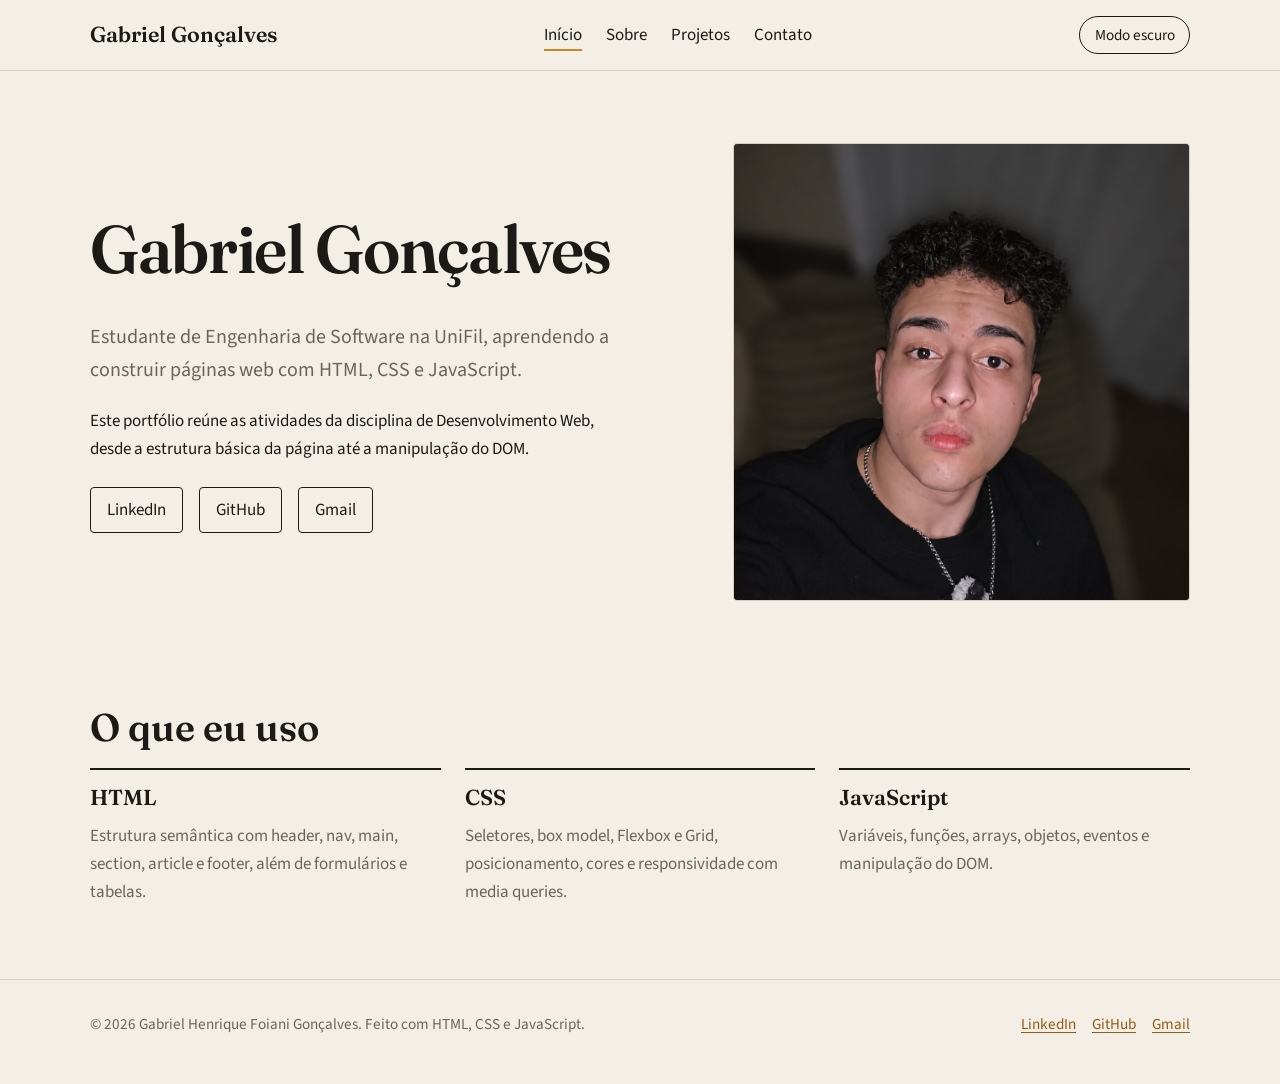
<file: index.html>
<!DOCTYPE html>
<html lang="pt-BR">
<head>
  <meta charset="UTF-8">
  <meta name="viewport" content="width=device-width, initial-scale=1.0">
  <title>Início | Portfólio de Gabriel Gonçalves</title>
  <meta name="description" content="Portfólio de Gabriel Gonçalves: páginas, formulários e projetos de desenvolvimento web.">
  <link rel="icon" href="img/perfil.png" type="image/png">
  <link rel="preconnect" href="https://fonts.googleapis.com">
  <link rel="preconnect" href="https://fonts.gstatic.com" crossorigin>
  <link href="https://fonts.googleapis.com/css2?family=Fraunces:opsz,wght@9..144,600&family=Source+Sans+3:wght@400;600&display=swap" rel="stylesheet">
  <link rel="stylesheet" href="css/style.css">
  <script src="js/script.js" defer></script>
</head>
<body>
  <a class="pular" href="#conteudo">Pular para o conteúdo</a>
  <header class="topo">
    <div class="container">
      <a class="marca" href="index.html">Gabriel Gonçalves</a>
      <nav class="menu" aria-label="Principal">
        <ul>
          <li><a href="index.html" aria-current="page">Início</a></li>
          <li><a href="sobre.html">Sobre</a></li>
          <li><a href="projetos.html">Projetos</a></li>
          <li><a href="contato.html">Contato</a></li>
        </ul>
      </nav>
      <button id="botao-tema" class="botao-tema" type="button" aria-pressed="false">Modo escuro</button>
    </div>
  </header>
  <main id="conteudo">
    <section class="container hero" aria-labelledby="titulo-inicio">
      <div class="hero__texto">
        <h1 id="titulo-inicio">Gabriel Gonçalves</h1>
        <p class="lead">Estudante de Engenharia de Software na UniFil, aprendendo a construir páginas web com HTML, CSS e JavaScript.</p>
        <p>Este portfólio reúne as atividades da disciplina de Desenvolvimento Web, desde a estrutura básica da página até a manipulação do DOM.</p>
        <ul class="links-sociais">
          <li><a href="https://www.linkedin.com/in/SEU-USUARIO">LinkedIn</a></li>
          <li><a href="https://github.com/SEU-USUARIO">GitHub</a></li>
          <li><a href="mailto:gabrielfoiani13@gmail.com">Gmail</a></li>
        </ul>
      </div>
      <figure>
        <img src="img/perfil.png" alt="Foto de perfil de Gabriel Gonçalves">
      </figure>
    </section>

    <section class="container" aria-labelledby="titulo-tecnologias">
      <h2 id="titulo-tecnologias">O que eu uso</h2>
      <div class="grade">
        <article class="cartao">
          <h3>HTML</h3>
          <p>Estrutura semântica com header, nav, main, section, article e footer, além de formulários e tabelas.</p>
        </article>
        <article class="cartao">
          <h3>CSS</h3>
          <p>Seletores, box model, Flexbox e Grid, posicionamento, cores e responsividade com media queries.</p>
        </article>
        <article class="cartao">
          <h3>JavaScript</h3>
          <p>Variáveis, funções, arrays, objetos, eventos e manipulação do DOM.</p>
        </article>
      </div>
    </section>
  </main>
  <footer class="rodape">
    <div class="container">
      <p>© <span id="ano"></span> Gabriel Henrique Foiani Gonçalves. Feito com HTML, CSS e JavaScript.</p>
      <ul>
        <li><a href="https://www.linkedin.com/in/SEU-USUARIO">LinkedIn</a></li>
        <li><a href="https://github.com/SEU-USUARIO">GitHub</a></li>
        <li><a href="mailto:gabrielfoiani13@gmail.com">Gmail</a></li>
      </ul>
    </div>
  </footer>
</body>
</html>
</file>
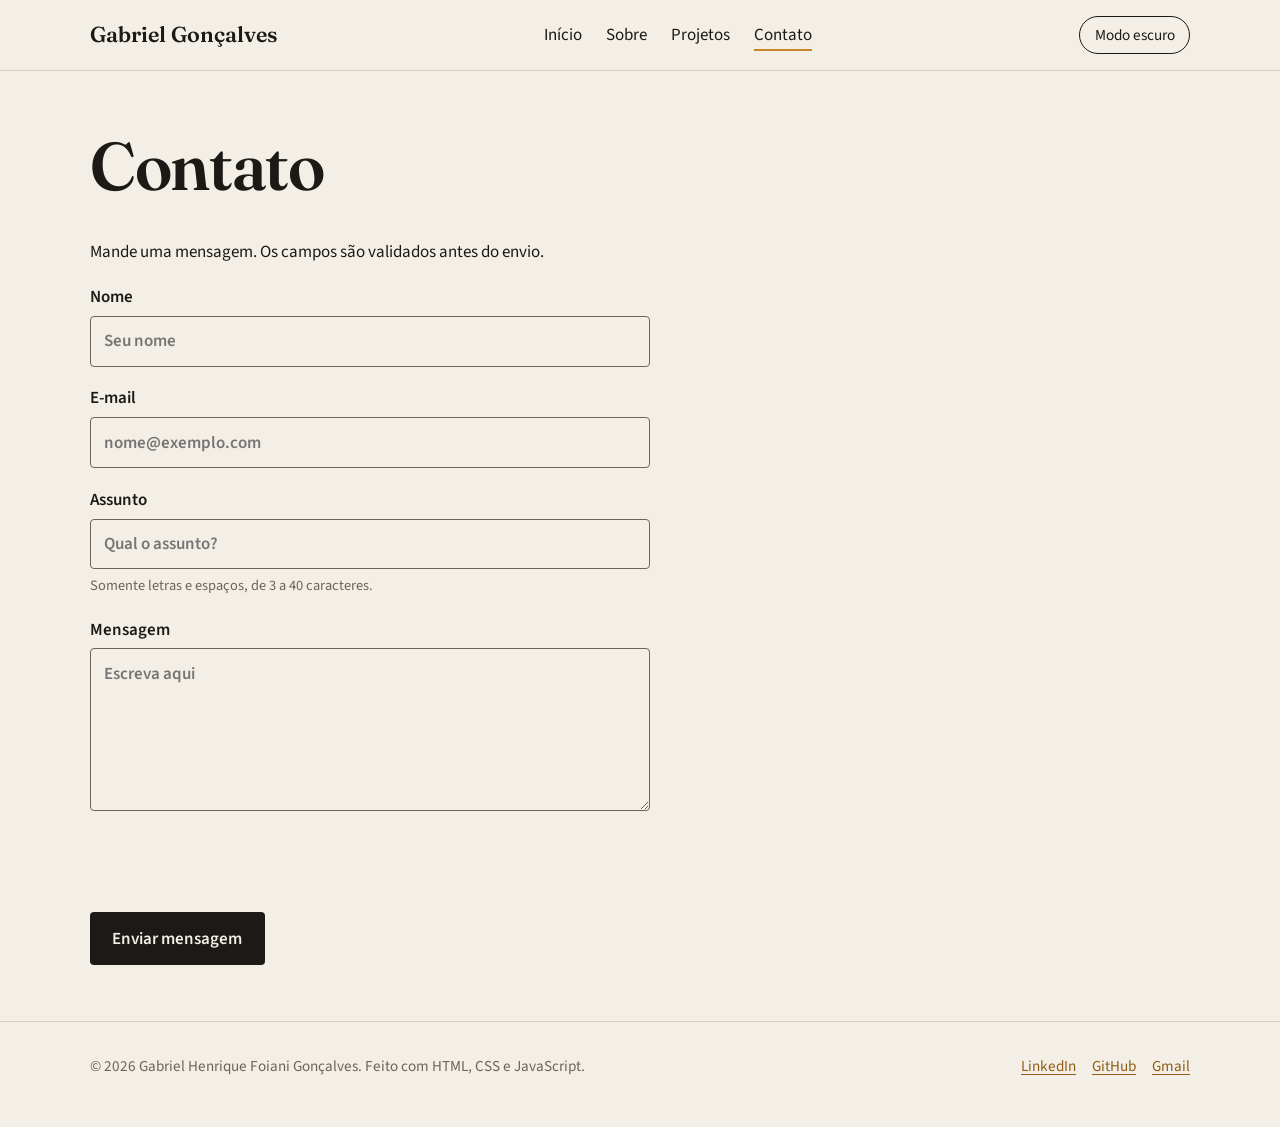
<file: contato.html>
<!DOCTYPE html>
<html lang="pt-BR">
<head>
  <meta charset="UTF-8">
  <meta name="viewport" content="width=device-width, initial-scale=1.0">
  <title>Contato | Portfólio de Gabriel Gonçalves</title>
  <meta name="description" content="Entre em contato com Gabriel Gonçalves.">
  <link rel="icon" href="img/perfil.png" type="image/png">
  <link rel="preconnect" href="https://fonts.googleapis.com">
  <link rel="preconnect" href="https://fonts.gstatic.com" crossorigin>
  <link href="https://fonts.googleapis.com/css2?family=Fraunces:opsz,wght@9..144,600&family=Source+Sans+3:wght@400;600&display=swap" rel="stylesheet">
  <link rel="stylesheet" href="css/style.css">
  <script src="js/script.js" defer></script>
</head>
<body>
  <a class="pular" href="#conteudo">Pular para o conteúdo</a>
  <header class="topo">
    <div class="container">
      <a class="marca" href="index.html">Gabriel Gonçalves</a>
      <nav class="menu" aria-label="Principal">
        <ul>
          <li><a href="index.html" >Início</a></li>
          <li><a href="sobre.html" >Sobre</a></li>
          <li><a href="projetos.html" >Projetos</a></li>
          <li><a href="contato.html" aria-current="page" >Contato</a></li>
        </ul>
      </nav>
      <button id="botao-tema" class="botao-tema" type="button" aria-pressed="false">Modo escuro</button>
    </div>
  </header>
  <main id="conteudo">
    <section class="container" aria-labelledby="titulo-contato">
      <h1 id="titulo-contato">Contato</h1>
      <p class="lead">Mande uma mensagem. Os campos são validados antes do envio.</p>

      <form id="formulario-contato" novalidate>
        <label for="nome">
          Nome
          <input id="nome" name="nome" type="text" required minlength="3" maxlength="60" autocomplete="name" placeholder="Seu nome">
        </label>

        <label for="email">
          E-mail
          <input id="email" name="email" type="email" required autocomplete="email" placeholder="nome@exemplo.com">
        </label>

        <label for="assunto">
          Assunto
          <input id="assunto" name="assunto" type="text" pattern="[A-Za-zÀ-ÿ ]{3,40}" placeholder="Qual o assunto?" required>
          <span class="ajuda">Somente letras e espaços, de 3 a 40 caracteres.</span>
        </label>

        <label for="mensagem">
          Mensagem
          <textarea id="mensagem" name="mensagem" rows="5" required minlength="10" placeholder="Escreva aqui"></textarea>
        </label>

        <p id="erro" class="erro" role="alert"></p>
        <p id="sucesso" class="sucesso" role="status"></p>

        <button class="enviar" type="submit">Enviar mensagem</button>
      </form>
    </section>
  </main>
  <footer class="rodape">
    <div class="container">
      <p>© <span id="ano"></span> Gabriel Henrique Foiani Gonçalves. Feito com HTML, CSS e JavaScript.</p>
      <ul>
        <li><a href="https://www.linkedin.com/in/SEU-USUARIO">LinkedIn</a></li>
        <li><a href="https://github.com/SEU-USUARIO">GitHub</a></li>
        <li><a href="mailto:gabrielfoiani13@gmail.com">Gmail</a></li>
      </ul>
    </div>
  </footer>
</body>
</html>
</file>
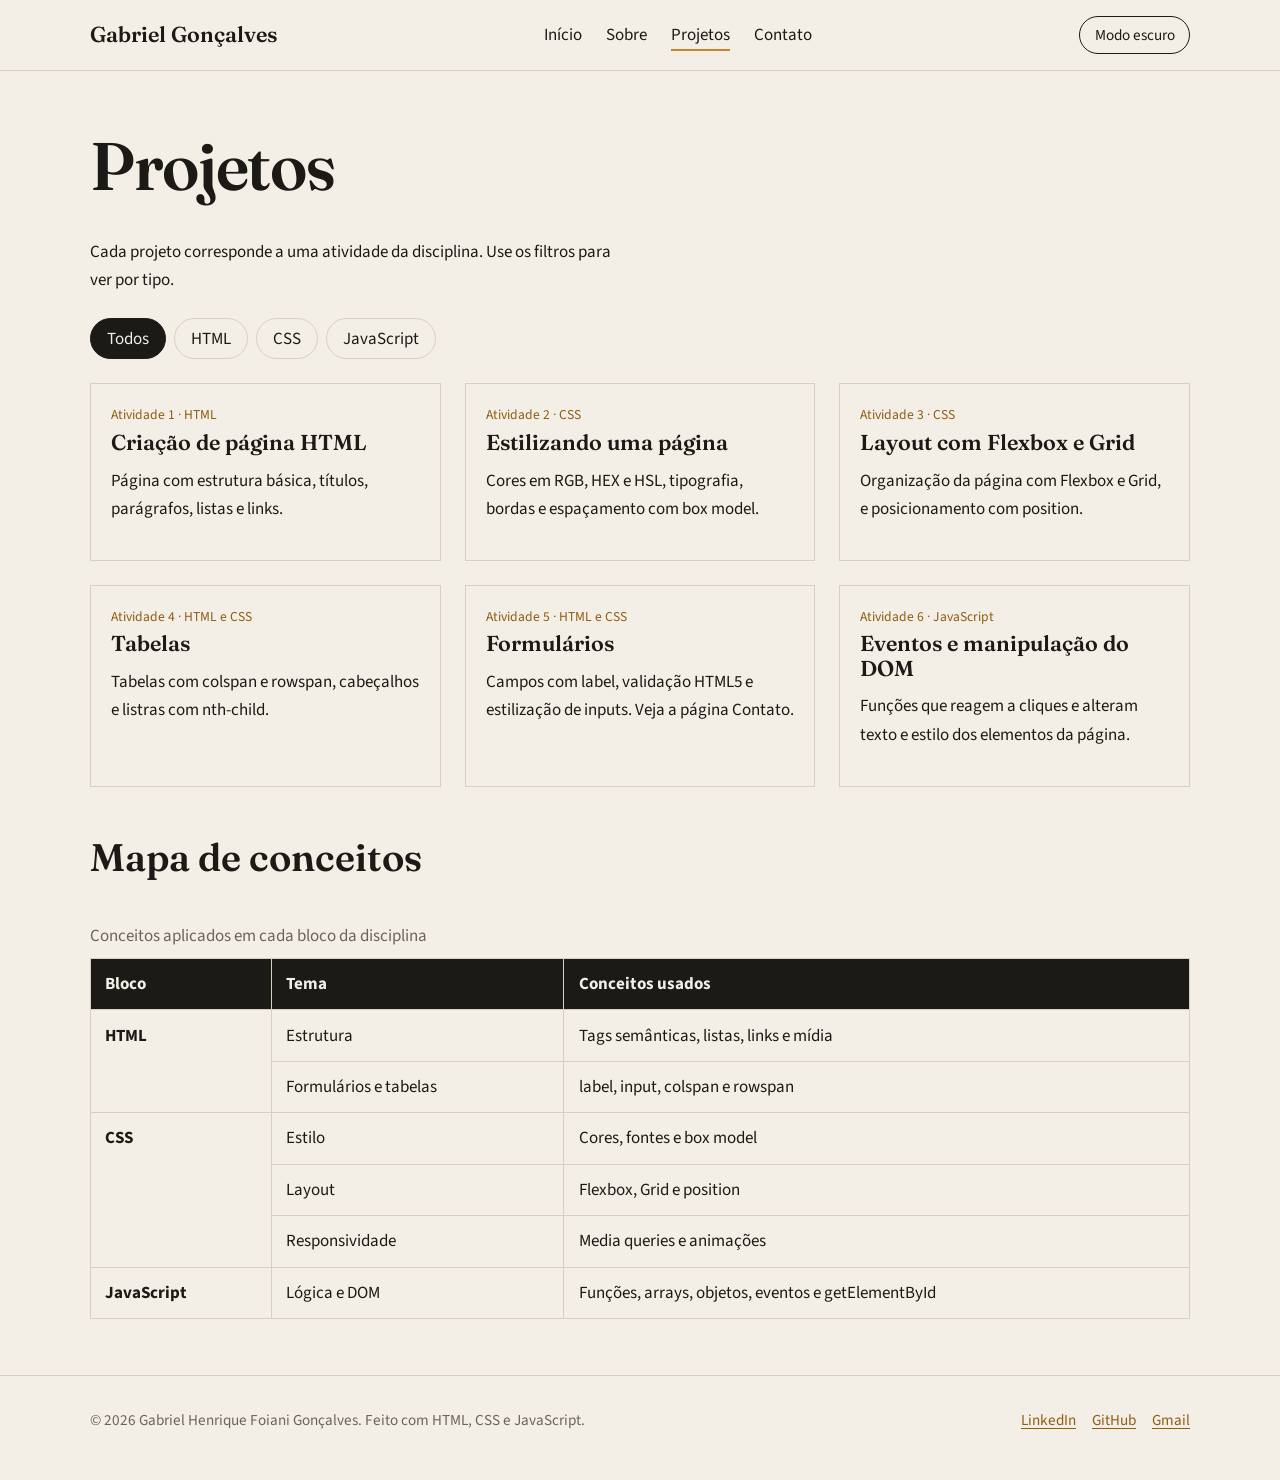
<file: projetos.html>
<!DOCTYPE html>
<html lang="pt-BR">
<head>
  <meta charset="UTF-8">
  <meta name="viewport" content="width=device-width, initial-scale=1.0">
  <title>Projetos | Portfólio de Gabriel Gonçalves</title>
  <meta name="description" content="Projetos da disciplina de Desenvolvimento Web: páginas, layout, tabelas, formulários e JavaScript.">
  <link rel="icon" href="img/perfil.png" type="image/png">
  <link rel="preconnect" href="https://fonts.googleapis.com">
  <link rel="preconnect" href="https://fonts.gstatic.com" crossorigin>
  <link href="https://fonts.googleapis.com/css2?family=Fraunces:opsz,wght@9..144,600&family=Source+Sans+3:wght@400;600&display=swap" rel="stylesheet">
  <link rel="stylesheet" href="css/style.css">
  <script src="js/script.js" defer></script>
</head>
<body>
  <a class="pular" href="#conteudo">Pular para o conteúdo</a>
  <header class="topo">
    <div class="container">
      <a class="marca" href="index.html">Gabriel Gonçalves</a>
      <nav class="menu" aria-label="Principal">
        <ul>
          <li><a href="index.html" >Início</a></li>
          <li><a href="sobre.html" >Sobre</a></li>
          <li><a href="projetos.html" aria-current="page" >Projetos</a></li>
          <li><a href="contato.html" >Contato</a></li>
        </ul>
      </nav>
      <button id="botao-tema" class="botao-tema" type="button" aria-pressed="false">Modo escuro</button>
    </div>
  </header>
  <main id="conteudo">
    <section class="container" aria-labelledby="titulo-projetos">
      <h1 id="titulo-projetos">Projetos</h1>
      <p class="lead">Cada projeto corresponde a uma atividade da disciplina. Use os filtros para ver por tipo.</p>

      <div class="filtros" role="group" aria-label="Filtrar projetos">
        <button type="button" data-filtro="todos" aria-pressed="true">Todos</button>
        <button type="button" data-filtro="html" aria-pressed="false">HTML</button>
        <button type="button" data-filtro="css" aria-pressed="false">CSS</button>
        <button type="button" data-filtro="js" aria-pressed="false">JavaScript</button>
      </div>

      <ul id="lista-projetos" class="projetos">
        <li data-categoria="html">
          <span class="etiqueta">Atividade 1 · HTML</span>
          <h3>Criação de página HTML</h3>
          <p>Página com estrutura básica, títulos, parágrafos, listas e links.</p>
        </li>
        <li data-categoria="css">
          <span class="etiqueta">Atividade 2 · CSS</span>
          <h3>Estilizando uma página</h3>
          <p>Cores em RGB, HEX e HSL, tipografia, bordas e espaçamento com box model.</p>
        </li>
        <li data-categoria="css">
          <span class="etiqueta">Atividade 3 · CSS</span>
          <h3>Layout com Flexbox e Grid</h3>
          <p>Organização da página com Flexbox e Grid, e posicionamento com position.</p>
        </li>
        <li data-categoria="html">
          <span class="etiqueta">Atividade 4 · HTML e CSS</span>
          <h3>Tabelas</h3>
          <p>Tabelas com colspan e rowspan, cabeçalhos e listras com nth-child.</p>
        </li>
        <li data-categoria="html">
          <span class="etiqueta">Atividade 5 · HTML e CSS</span>
          <h3>Formulários</h3>
          <p>Campos com label, validação HTML5 e estilização de inputs. Veja a página Contato.</p>
        </li>
        <li data-categoria="js">
          <span class="etiqueta">Atividade 6 · JavaScript</span>
          <h3>Eventos e manipulação do DOM</h3>
          <p>Funções que reagem a cliques e alteram texto e estilo dos elementos da página.</p>
        </li>
      </ul>

      <h2 class="titulo-tabela" style="margin-top:3rem">Mapa de conceitos</h2>
      <div class="tabela-wrap">
        <table>
          <caption>Conceitos aplicados em cada bloco da disciplina</caption>
          <thead>
            <tr>
              <th scope="col">Bloco</th>
              <th scope="col">Tema</th>
              <th scope="col">Conceitos usados</th>
            </tr>
          </thead>
          <tbody>
            <tr>
              <th scope="rowgroup" rowspan="2">HTML</th>
              <td>Estrutura</td>
              <td>Tags semânticas, listas, links e mídia</td>
            </tr>
            <tr>
              <td>Formulários e tabelas</td>
              <td>label, input, colspan e rowspan</td>
            </tr>
            <tr>
              <th scope="rowgroup" rowspan="3">CSS</th>
              <td>Estilo</td>
              <td>Cores, fontes e box model</td>
            </tr>
            <tr>
              <td>Layout</td>
              <td>Flexbox, Grid e position</td>
            </tr>
            <tr>
              <td>Responsividade</td>
              <td>Media queries e animações</td>
            </tr>
            <tr>
              <th scope="rowgroup" rowspan="1">JavaScript</th>
              <td>Lógica e DOM</td>
              <td>Funções, arrays, objetos, eventos e getElementById</td>
            </tr>
          </tbody>
        </table>
      </div>
    </section>
  </main>
  <footer class="rodape">
    <div class="container">
      <p>© <span id="ano"></span> Gabriel Henrique Foiani Gonçalves. Feito com HTML, CSS e JavaScript.</p>
      <ul>
        <li><a href="https://www.linkedin.com/in/SEU-USUARIO">LinkedIn</a></li>
        <li><a href="https://github.com/SEU-USUARIO">GitHub</a></li>
        <li><a href="mailto:gabrielfoiani13@gmail.com">Gmail</a></li>
      </ul>
    </div>
  </footer>
</body>
</html>
</file>
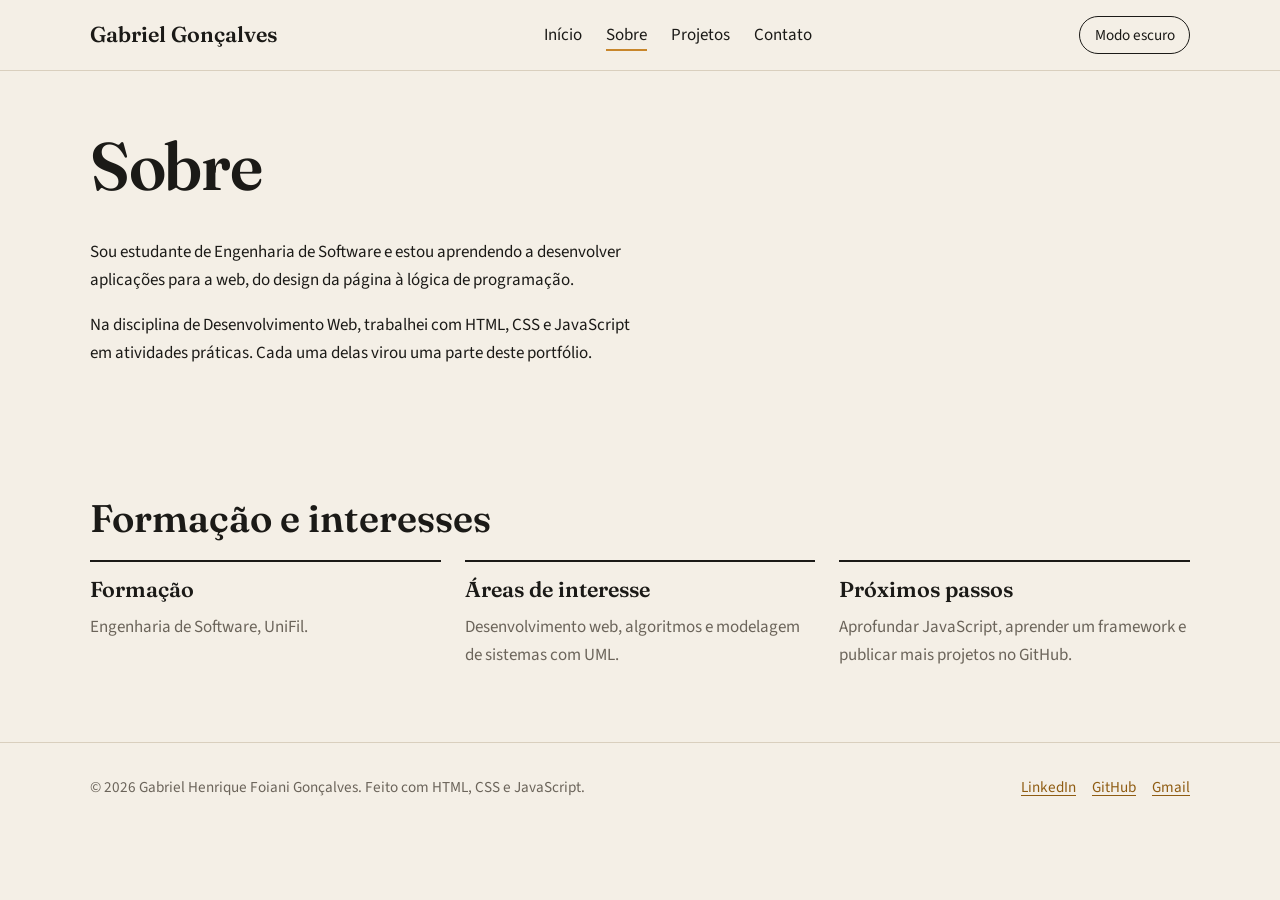
<file: sobre.html>
<!DOCTYPE html>
<html lang="pt-BR">
<head>
  <meta charset="UTF-8">
  <meta name="viewport" content="width=device-width, initial-scale=1.0">
  <title>Sobre | Portfólio de Gabriel Gonçalves</title>
  <meta name="description" content="Sobre Gabriel Gonçalves e a trajetória no curso de Engenharia de Software.">
  <link rel="icon" href="img/perfil.png" type="image/png">
  <link rel="preconnect" href="https://fonts.googleapis.com">
  <link rel="preconnect" href="https://fonts.gstatic.com" crossorigin>
  <link href="https://fonts.googleapis.com/css2?family=Fraunces:opsz,wght@9..144,600&family=Source+Sans+3:wght@400;600&display=swap" rel="stylesheet">
  <link rel="stylesheet" href="css/style.css">
  <script src="js/script.js" defer></script>
</head>
<body>
  <a class="pular" href="#conteudo">Pular para o conteúdo</a>
  <header class="topo">
    <div class="container">
      <a class="marca" href="index.html">Gabriel Gonçalves</a>
      <nav class="menu" aria-label="Principal">
        <ul>
          <li><a href="index.html" >Início</a></li>
          <li><a href="sobre.html" aria-current="page" >Sobre</a></li>
          <li><a href="projetos.html" >Projetos</a></li>
          <li><a href="contato.html" >Contato</a></li>
        </ul>
      </nav>
      <button id="botao-tema" class="botao-tema" type="button" aria-pressed="false">Modo escuro</button>
    </div>
  </header>
  <main id="conteudo">
    <section class="container" aria-labelledby="titulo-sobre">
      <h1 id="titulo-sobre">Sobre</h1>
      <p class="lead">Sou estudante de Engenharia de Software e estou aprendendo a desenvolver aplicações para a web, do design da página à lógica de programação.</p>
      <p>Na disciplina de Desenvolvimento Web, trabalhei com HTML, CSS e JavaScript em atividades práticas. Cada uma delas virou uma parte deste portfólio.</p>
    </section>

    <section class="container" aria-labelledby="titulo-formacao">
      <h2 id="titulo-formacao">Formação e interesses</h2>
      <div class="grade">
        <article class="cartao">
          <h3>Formação</h3>
          <p>Engenharia de Software, UniFil.</p>
        </article>
        <article class="cartao">
          <h3>Áreas de interesse</h3>
          <p>Desenvolvimento web, algoritmos e modelagem de sistemas com UML.</p>
        </article>
        <article class="cartao">
          <h3>Próximos passos</h3>
          <p>Aprofundar JavaScript, aprender um framework e publicar mais projetos no GitHub.</p>
        </article>
      </div>
    </section>
  </main>
  <footer class="rodape">
    <div class="container">
      <p>© <span id="ano"></span> Gabriel Henrique Foiani Gonçalves. Feito com HTML, CSS e JavaScript.</p>
      <ul>
        <li><a href="https://www.linkedin.com/in/SEU-USUARIO">LinkedIn</a></li>
        <li><a href="https://github.com/SEU-USUARIO">GitHub</a></li>
        <li><a href="mailto:gabrielfoiani13@gmail.com">Gmail</a></li>
      </ul>
    </div>
  </footer>
</body>
</html>
</file>
<file: css/style.css>
/* ===== Tokens ===== */
:root {
  --papel: #F4EFE6;
  --tinta: #1B1A17;
  --ocre: #C8862B;
  --ocre-escuro: #8F5C12;
  --cinza: #6B645A;
  --linha: #D9CFBE;
  --fonte-titulo: "Fraunces", Georgia, "Times New Roman", serif;
  --fonte-texto: "Source Sans 3", "Segoe UI", Arial, sans-serif;
  color-scheme: light;
}

:root[data-tema="escuro"] {
  --papel: #1B1A17;
  --tinta: #F4EFE6;
  --ocre: #E0A44A;
  --ocre-escuro: #F0C27A;
  --cinza: #B5AC9C;
  --linha: #3A362F;
  color-scheme: dark;
}

/* ===== Base ===== */
*, *::before, *::after { box-sizing: border-box; }

html { scroll-behavior: smooth; }

body {
  margin: 0;
  background: var(--papel);
  color: var(--tinta);
  font-family: var(--fonte-texto);
  font-size: 1.0625rem;
  line-height: 1.65;
}

img { max-width: 100%; height: auto; display: block; }

h1, h2, h3 {
  font-family: var(--fonte-titulo);
  font-weight: 600;
  line-height: 1.15;
  margin: 0 0 0.5em;
}
h1 { font-size: clamp(2.4rem, 6vw, 4.2rem); letter-spacing: -0.02em; }
h2 { font-size: clamp(1.7rem, 3.5vw, 2.4rem); }
h3 { font-size: 1.35rem; }

p { margin: 0 0 1em; max-width: 68ch; }

a { color: var(--ocre-escuro); text-underline-offset: 3px; }
a:hover { color: var(--tinta); }

:focus-visible { outline: 3px solid var(--ocre); outline-offset: 3px; }

.pular {
  position: absolute; left: -999px; top: 0;
  background: var(--tinta); color: var(--papel);
  padding: 0.5rem 1rem; z-index: 10;
}
.pular:focus { left: 1rem; top: 1rem; }

.container {
  width: min(1100px, 92%);
  margin-inline: auto;
}

section { padding: 3.5rem 0; }

/* ===== Cabeçalho e menu ===== */
.topo {
  border-bottom: 1px solid var(--linha);
  position: sticky; top: 0;
  background: var(--papel);
  z-index: 5;
}
.topo .container {
  display: flex; align-items: center; justify-content: space-between;
  gap: 1rem; padding: 1rem 0; flex-wrap: wrap;
}
.marca {
  font-family: var(--fonte-titulo);
  font-size: 1.35rem; font-weight: 600;
  color: var(--tinta); text-decoration: none;
}
.menu ul {
  list-style: none; display: flex; gap: 1.5rem;
  margin: 0; padding: 0; flex-wrap: wrap;
}
.menu a {
  color: var(--tinta); text-decoration: none;
  padding-bottom: 2px;
  border-bottom: 2px solid transparent;
}
.menu a:hover,
.menu a[aria-current="page"] { border-bottom-color: var(--ocre); }

.botao-tema {
  font: inherit; font-size: 0.95rem;
  background: transparent; color: var(--tinta);
  border: 1px solid var(--tinta); border-radius: 999px;
  padding: 0.35rem 0.9rem; cursor: pointer;
}
.botao-tema:hover { background: var(--tinta); color: var(--papel); }

/* ===== Início ===== */
.hero {
  display: grid;
  grid-template-columns: 1.3fr 1fr;
  gap: 3rem;
  align-items: center;
  padding: 4.5rem 0 3rem;
}
.hero figure { margin: 0; }
.hero figure img {
  border-radius: 4px;
  aspect-ratio: 1 / 1;
  object-fit: cover;
  border: 1px solid var(--linha);
}
.hero__texto p.lead {
  font-size: 1.25rem; color: var(--cinza); max-width: 52ch;
}

/* Uma única sequência de entrada, na página inicial */
.hero__texto > * {
  animation: subir 0.7s ease both;
}
.hero__texto > *:nth-child(2) { animation-delay: 0.12s; }
.hero__texto > *:nth-child(3) { animation-delay: 0.24s; }
.hero__texto > *:nth-child(4) { animation-delay: 0.36s; }

@keyframes subir {
  from { opacity: 0; transform: translateY(14px); }
  to   { opacity: 1; transform: none; }
}

.links-sociais {
  list-style: none; padding: 0; margin: 1.5rem 0 0;
  display: flex; gap: 1rem; flex-wrap: wrap;
}
.links-sociais a {
  display: inline-block; padding: 0.5rem 1rem;
  border: 1px solid var(--tinta); border-radius: 4px;
  color: var(--tinta); text-decoration: none;
}
.links-sociais a:hover { background: var(--tinta); color: var(--papel); }

/* ===== Listas em grade ===== */
.grade {
  display: grid;
  grid-template-columns: repeat(auto-fit, minmax(240px, 1fr));
  gap: 1.5rem;
}
.cartao {
  border-top: 2px solid var(--tinta);
  padding-top: 1rem;
}
.cartao p { color: var(--cinza); }

/* ===== Projetos e filtros ===== */
.filtros {
  display: flex; gap: 0.5rem; flex-wrap: wrap;
  margin: 1.5rem 0;
}
.filtros button {
  font: inherit; cursor: pointer;
  background: transparent; color: var(--tinta);
  border: 1px solid var(--linha); border-radius: 999px;
  padding: 0.35rem 1rem;
}
.filtros button[aria-pressed="true"] {
  background: var(--tinta); color: var(--papel); border-color: var(--tinta);
}
.projetos {
  display: grid;
  grid-template-columns: repeat(auto-fit, minmax(260px, 1fr));
  gap: 1.5rem;
  list-style: none; padding: 0; margin: 0;
}
.projetos li {
  border: 1px solid var(--linha);
  padding: 1.25rem;
}
.projetos li[hidden] { display: none; }
.etiqueta {
  font-size: 0.85rem; color: var(--ocre-escuro);
  display: block; margin-bottom: 0.25rem;
}

/* ===== Tabela ===== */
.tabela-wrap { overflow-x: auto; }
table {
  width: 100%; border-collapse: collapse;
  margin-top: 1rem;
}
th, td {
  border: 1px solid var(--linha);
  padding: 0.7rem 0.9rem;
  text-align: left;
  vertical-align: top;
}
thead th { background: var(--tinta); color: var(--papel); }
caption {
  text-align: left; color: var(--cinza);
  padding: 0.5rem 0; caption-side: top;
}

/* ===== Formulário ===== */
form { display: grid; gap: 1.1rem; max-width: 560px; }
label { display: grid; gap: 0.3rem; font-weight: 600; }
input, textarea {
  font: inherit; color: var(--tinta);
  background: transparent;
  border: 1px solid var(--cinza);
  border-radius: 4px;
  padding: 0.65rem 0.8rem;
  width: 100%;
}
input:focus, textarea:focus { border-color: var(--ocre); outline: none; box-shadow: 0 0 0 3px color-mix(in srgb, var(--ocre) 30%, transparent); }
input:invalid:not(:placeholder-shown), textarea:invalid:not(:placeholder-shown) {
  border-color: #B3261E;
}
.ajuda { font-size: 0.9rem; color: var(--cinza); font-weight: 400; }
.erro { color: #B3261E; font-weight: 600; min-height: 1.4em; margin: 0; }
.sucesso { color: var(--ocre-escuro); font-weight: 600; min-height: 1.4em; margin: 0; }
button.enviar {
  font: inherit; font-weight: 600;
  background: var(--tinta); color: var(--papel);
  border: none; border-radius: 4px;
  padding: 0.8rem 1.4rem; cursor: pointer;
  justify-self: start;
}
button.enviar:hover { background: var(--ocre-escuro); }

/* ===== Rodapé ===== */
.rodape {
  border-top: 1px solid var(--linha);
  padding: 2rem 0;
  color: var(--cinza);
  font-size: 0.95rem;
}
.rodape .container {
  display: flex; justify-content: space-between; gap: 1rem; flex-wrap: wrap;
}
.rodape ul { list-style: none; display: flex; gap: 1rem; padding: 0; margin: 0; flex-wrap: wrap; }

/* ===== Responsividade ===== */
@media (max-width: 760px) {
  .hero { grid-template-columns: 1fr; padding-top: 2.5rem; }
  .hero figure { order: -1; max-width: 260px; }
  .topo .container { justify-content: center; }
  section { padding: 2.5rem 0; }
}

@media (max-width: 420px) {
  body { font-size: 1rem; }
  .menu ul { gap: 0.9rem; }
}

/* ===== Respeitar preferência de movimento ===== */
@media (prefers-reduced-motion: reduce) {
  html { scroll-behavior: auto; }
  *, *::before, *::after { animation: none !important; transition: none !important; }
}
</file>
